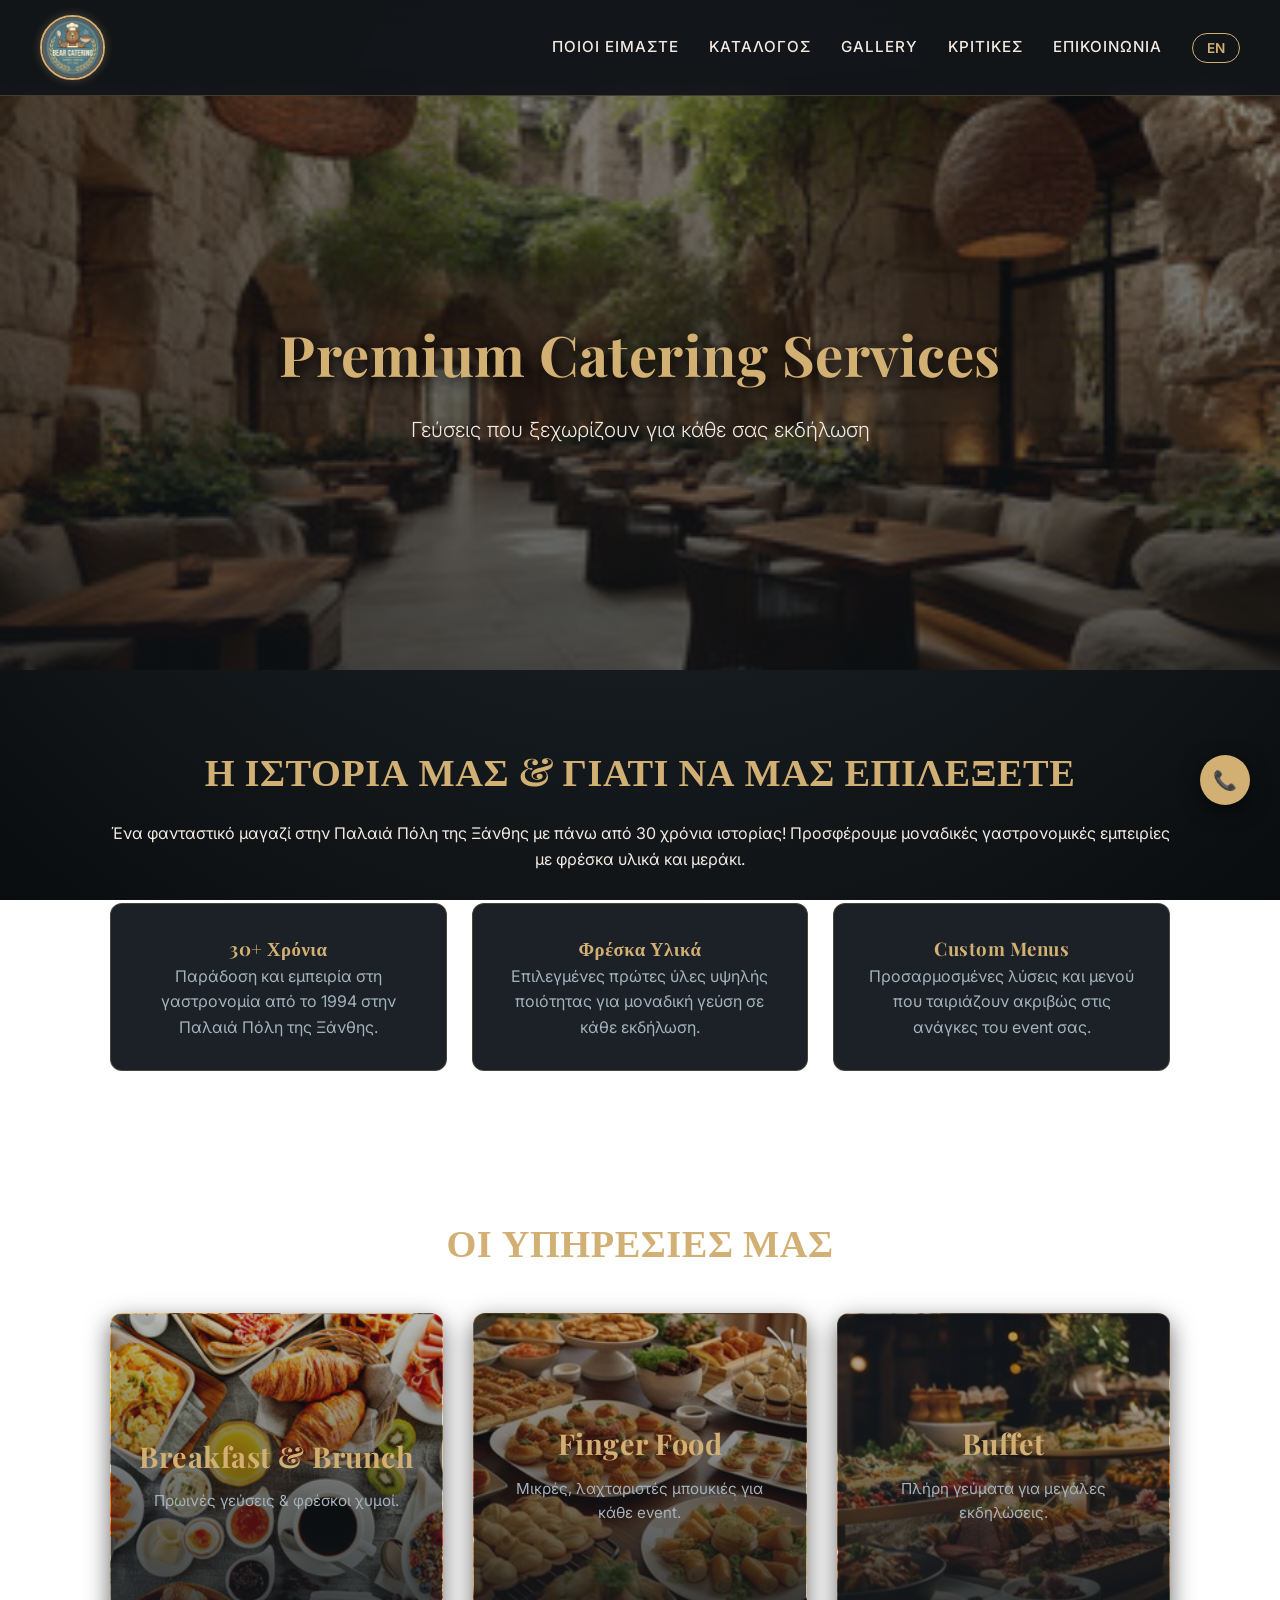
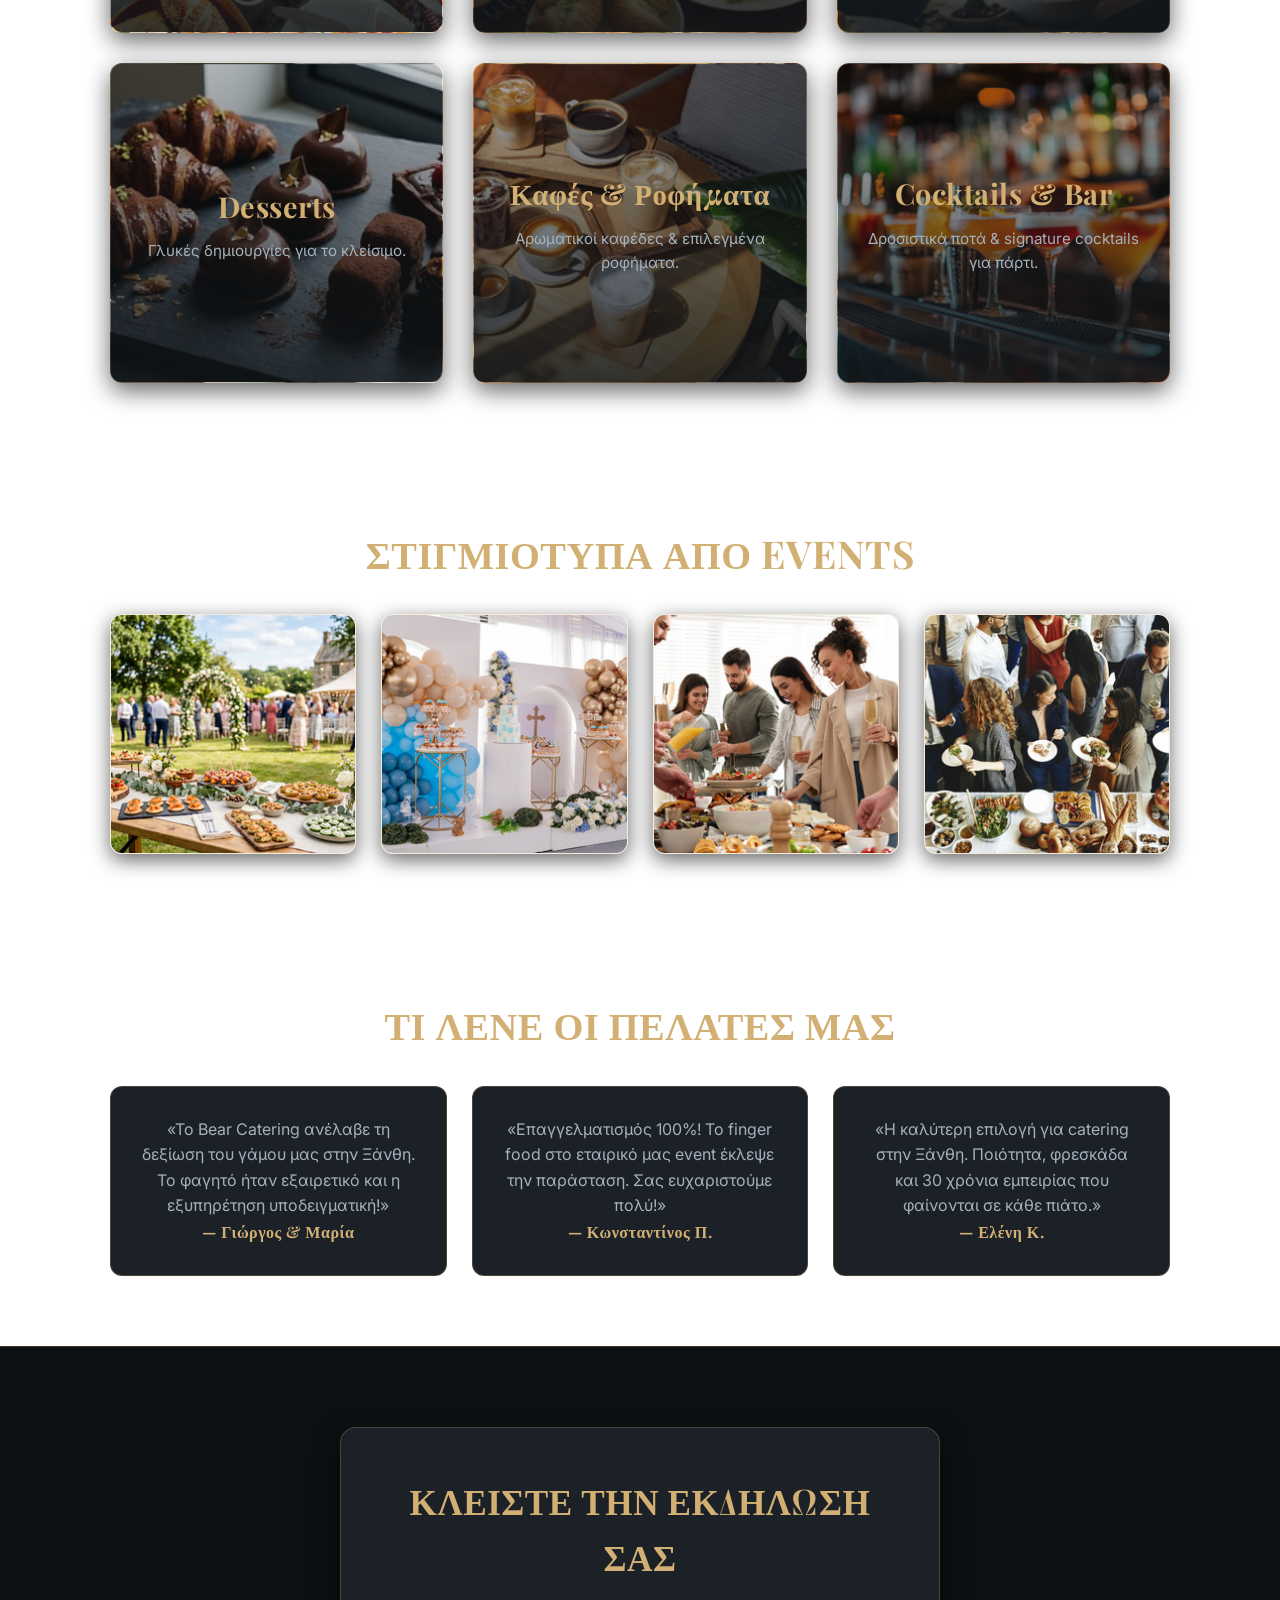
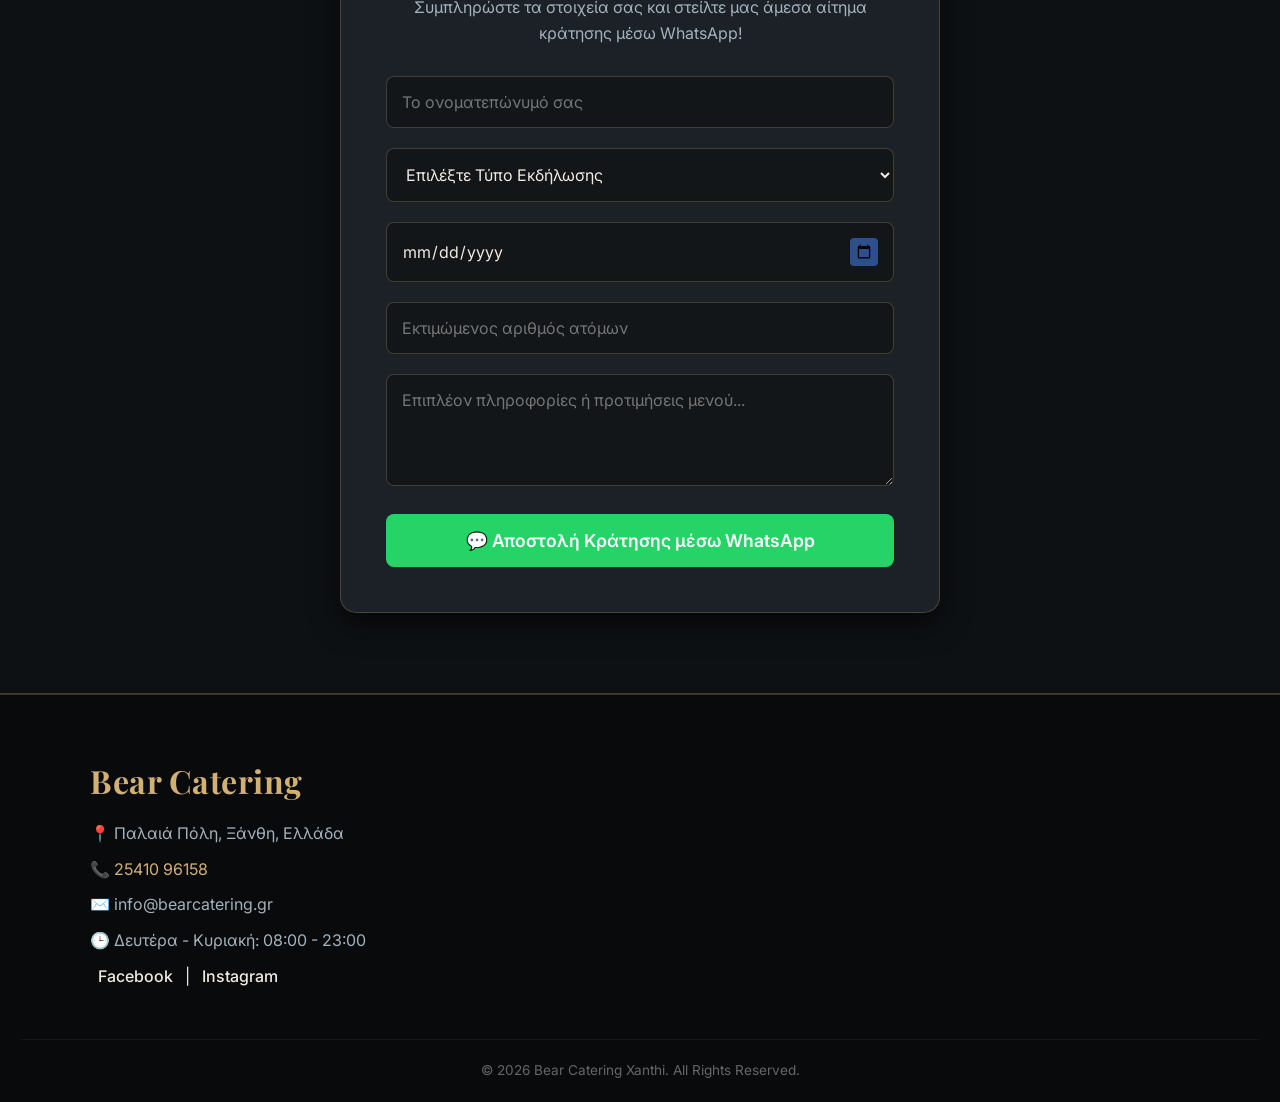
<file: index.html>
<!DOCTYPE html>
<html lang="el">
<head>
    <meta charset="UTF-8">
    <meta name="viewport" content="width=device-width, initial-scale=1.0">
    <title>Bear Catering - Premium Catering στην Παλαιά Πόλη Ξάνθης</title>
    
    <!-- SEO & Meta Tags -->
    <meta name="description" content="Bear Catering στην Παλαιά Πόλη της Ξάνθης. Πάνω από 30 χρόνια εμπειρίας σε γάμους, βαπτίσεις, εταιρικά events, μπουφέ, finger food & cocktail bars.">
    <meta name="keywords" content="Catering Ξάνθη, Bear Catering, Παλαιά Πόλη Ξάνθης, Μπουφές, Γάμος Catering, Finger Food, Event Catering">
    <meta property="og:title" content="Bear Catering - Premium Catering Services Xanthi">
    <meta property="og:description" content="30+ χρόνια παράδοσης & γαστρονομικής αριστείας στην Παλαιά Πόλη της Ξάνθης.">
    <meta property="og:image" content="hero-bg.jpg">
    <meta property="og:type" content="website">

    <link rel="stylesheet" href="style.css?v=5.0">
</head>
<body>

    <!-- Header / Navigation Bar -->
    <header class="site-header">
        <div class="logo-container">
            <img src="logo.jpg" alt="Bear Catering Logo" class="logo">
        </div>
        <nav class="main-nav">
            <a href="#about" data-translate="nav_about">ΠΟΙΟΙ ΕΙΜΑΣΤΕ</a>
            <a href="#menu" data-translate="nav_menu">ΚΑΤΑΛΟΓΟΣ</a>
            <a href="#gallery" data-translate="nav_gallery">GALLERY</a>
            <a href="#reviews" data-translate="nav_reviews">ΚΡΙΤΙΚΕΣ</a>
            <a href="#contact" data-translate="nav_contact">ΕΠΙΚΟΙΝΩΝΙΑ</a>
            <button id="langToggleBtn" onclick="toggleLanguage()" class="lang-btn">EN</button>
        </nav>
    </header>

    <!-- Hero Banner -->
    <section class="hero-banner">
        <div class="hero-text">
            <h1 data-translate="hero_title">Premium Catering Services</h1>
            <p data-translate="hero_subtitle">Γεύσεις που ξεχωρίζουν για κάθε σας εκδήλωση</p>
        </div>
    </section>

    <!-- Η Ιστορία Μας / Highlights -->
    <section class="about-section" id="about">
        <h2 data-translate="about_title">Η ΙΣΤΟΡΙΑ ΜΑΣ & ΓΙΑΤΙ ΝΑ ΜΑΣ ΕΠΙΛΕΞΕΤΕ</h2>
        <p class="about-desc" data-translate="about_text">
            Ένα φανταστικό μαγαζί στην Παλαιά Πόλη της Ξάνθης με πάνω από 30 χρόνια ιστορίας! Προσφέρουμε μοναδικές γαστρονομικές εμπειρίες με φρέσκα υλικά και μεράκι.
        </p>
        <div class="highlights-grid">
            <div class="highlight-box">
                <h3 data-translate="high_1_title">30+ Χρόνια</h3>
                <p data-translate="high_1_desc">Παράδοση και εμπειρία στη γαστρονομία από το 1994 στην Παλαιά Πόλη της Ξάνθης.</p>
            </div>
            <div class="highlight-box">
                <h3 data-translate="high_2_title">Φρέσκα Υλικά</h3>
                <p data-translate="high_2_desc">Επιλεγμένες πρώτες ύλες υψηλής ποιότητας για μοναδική γεύση σε κάθε εκδήλωση.</p>
            </div>
            <div class="highlight-box">
                <h3 data-translate="high_3_title">Custom Menus</h3>
                <p data-translate="high_3_desc">Προσαρμοσμένες λύσεις και μενού που ταιριάζουν ακριβώς στις ανάγκες του event σας.</p>
            </div>
        </div>
    </section>

    <!-- Menu Categories Overview (6 Κάρτες: 3x2) -->
    <section id="menu" class="menu-overview">
        <h2 data-translate="menu_title">ΟΙ ΥΠΗΡΕΣΙΕΣ ΜΑΣ</h2>
        <div class="cards-grid">
            <div class="card card-breakfast">
                <div class="card-content">
                    <h3 data-translate="card_1_title">Breakfast & Brunch</h3>
                    <p data-translate="card_1_desc">Πρωινές γεύσεις & φρέσκοι χυμοί.</p>
                </div>
            </div>
            
            <div class="card card-fingerfood">
                <div class="card-content">
                    <h3 data-translate="card_2_title">Finger Food</h3>
                    <p data-translate="card_2_desc">Μικρές, λαχταριστές μπουκιές για κάθε event.</p>
                </div>
            </div>
            
            <div class="card card-buffet">
                <div class="card-content">
                    <h3 data-translate="card_3_title">Buffet</h3>
                    <p data-translate="card_3_desc">Πλήρη γεύματα για μεγάλες εκδηλώσεις.</p>
                </div>
            </div>
            
            <div class="card card-desserts">
                <div class="card-content">
                    <h3 data-translate="card_4_title">Desserts</h3>
                    <p data-translate="card_4_desc">Γλυκές δημιουργίες για το κλείσιμο.</p>
                </div>
            </div>

            <div class="card card-coffee">
                <div class="card-content">
                    <h3 data-translate="card_5_title">Καφές & Ροφήματα</h3>
                    <p data-translate="card_5_desc">Αρωματικοί καφέδες & επιλεγμένα ροφήματα.</p>
                </div>
            </div>

            <div class="card card-bar">
                <div class="card-content">
                    <h3 data-translate="card_6_title">Cocktails & Bar</h3>
                    <p data-translate="card_6_desc">Δροσιστικά ποτά & signature cocktails για πάρτι.</p>
                </div>
            </div>
        </div>
    </section>

    <!-- Gallery / Real Events Section -->
    <section id="gallery" class="gallery-section">
        <h2 data-translate="gallery_title">ΣΤΙΓΜΙΟΤΥΠΑ ΑΠΟ EVENTS</h2>
        <div class="gallery-grid">
            <div class="gallery-item">
                <img src="wedding.jpg" alt="Γάμος Catering">
                <div class="gallery-overlay">
                    <span data-translate="opt_wedding">Γάμος</span>
                </div>
            </div>

            <div class="gallery-item">
                <img src="christening.jpg" alt="Βάπτιση Catering">
                <div class="gallery-overlay">
                    <span data-translate="opt_christening">Βάπτιση</span>
                </div>
            </div>

            <div class="gallery-item">
                <img src="party.jpg" alt="Πάρτι / Γιορτή Catering">
                <div class="gallery-overlay">
                    <span data-translate="opt_party">Πάρτι / Γιορτή</span>
                </div>
            </div>

            <div class="gallery-item">
                <img src="corporate.jpg" alt="Εταιρικό Event Catering">
                <div class="gallery-overlay">
                    <span data-translate="opt_corporate">Εταιρικό Event</span>
                </div>
            </div>
        </div>
    </section>

    <!-- Testimonials Section -->
    <section id="reviews" class="reviews-section">
        <h2 data-translate="reviews_title">ΤΙ ΛΕΝΕ ΟΙ ΠΕΛΑΤΕΣ ΜΑΣ</h2>
        <div class="reviews-grid">
            <div class="review-card">
                <p data-translate="rev_1_text">«Το Bear Catering ανέλαβε τη δεξίωση του γάμου μας στην Ξάνθη. Το φαγητό ήταν εξαιρετικό και η εξυπηρέτηση υποδειγματική!»</p>
                <h4>— Γιώργος & Μαρία</h4>
            </div>
            <div class="review-card">
                <p data-translate="rev_2_text">«Επαγγελματισμός 100%! Το finger food στο εταιρικό μας event έκλεψε την παράσταση. Σας ευχαριστούμε πολύ!»</p>
                <h4>— Κωνσταντίνος Π.</h4>
            </div>
            <div class="review-card">
                <p data-translate="rev_3_text">«Η καλύτερη επιλογή για catering στην Ξάνθη. Ποιότητα, φρεσκάδα και 30 χρόνια εμπειρίας που φαίνονται σε κάθε πιάτο.»</p>
                <h4>— Ελένη Κ.</h4>
            </div>
        </div>
    </section>

    <!-- Interactive Booking / WhatsApp Inquiry Form -->
    <section id="contact" class="booking-section">
        <div class="booking-container">
            <h2 data-translate="form_title">ΚΛΕΙΣΤΕ ΤΗΝ ΕΚΔΗΛΩΣΗ ΣΑΣ</h2>
            <p data-translate="form_subtitle">Συμπληρώστε τα στοιχεία σας και στείλτε μας άμεσα αίτημα κράτησης μέσω WhatsApp!</p>
            
            <form id="whatsappForm" class="booking-form">
                <div class="form-group">
                    <input type="text" id="clientName" data-translate-placeholder="form_name" placeholder="Το ονοματεπώνυμό σας" required>
                </div>
                
                <div class="form-group">
                    <select id="eventType" required>
                        <option value="" disabled selected data-translate="form_select_event">Επιλέξτε Τύπο Εκδήλωσης</option>
                        <option value="Γάμος" data-translate="opt_wedding">Γάμος</option>
                        <option value="Βάπτιση" data-translate="opt_christening">Βάπτιση</option>
                        <option value="Πάρτι / Γιορτή" data-translate="opt_party">Πάρτι / Γιορτή</option>
                        <option value="Εταιρικό Event" data-translate="opt_corporate">Εταιρικό Event</option>
                        <option value="Άλλο" data-translate="opt_other">Άλλο</option>
                    </select>
                </div>

                <div class="form-group">
                    <input type="date" id="eventDate" required>
                </div>

                <div class="form-group">
                    <input type="number" id="guestCount" data-translate-placeholder="form_guests" placeholder="Εκτιμώμενος αριθμός ατόμων" min="1" required>
                </div>

                <div class="form-group">
                    <textarea id="eventNotes" data-translate-placeholder="form_notes" placeholder="Επιπλέον πληροφορίες ή προτιμήσεις μενού..." rows="4"></textarea>
                </div>

                <button type="button" onclick="sendToWhatsApp()" class="whatsapp-btn" data-translate="form_btn">
                    💬 Αποστολή Κράτησης μέσω WhatsApp
                </button>
            </form>
        </div>
    </section>

    <!-- Footer & Google Maps Location -->
    <footer class="footer">
        <div class="footer-container">
            <div class="footer-info">
                <h3>Bear Catering</h3>
                <p>📍 Παλαιά Πόλη, Ξάνθη, Ελλάδα</p>
                <p>📞 <a href="tel:2541096158">25410 96158</a></p>
                <p>✉️ info@bearcatering.gr</p>
                <p data-translate="footer_hours">🕒 Δευτέρα - Κυριακή: 08:00 - 23:00</p>
                <div class="social-links">
                    <a href="#" target="_blank">Facebook</a> | 
                    <a href="#" target="_blank">Instagram</a>
                </div>
            </div>
            <div class="footer-map">
                <iframe src="https://www.google.com/maps/embed?pb=!1m18!1m12!1m3!1d3003.562323018231!2d24.88722!3d41.13944!2m3!1f0!2f0!3f0!3m2!1i1024!2i768!4f13.1!3m3!1m2!1s0x14ad5f403c6218e7%3A0x8bc0d980a3733efd!2sXanthi%20Old%20Town!5e0!3m2!1sen!2sgr!4v1700000000000!5m2!1sen!2sgr" width="100%" height="200" style="border:0; border-radius:10px;" allowfullscreen="" loading="lazy"></iframe>
            </div>
        </div>
        <div class="footer-bottom">
            <p>&copy; 2026 Bear Catering Xanthi. All Rights Reserved.</p>
        </div>
    </footer>

    <!-- Floating Action Buttons -->
    <div class="floating-buttons">
        <a href="tel:2541096158" class="floating-call" title="Καλέστε μας άμεσα">📞</a>
        <a href="#" id="backToTopBtn" class="back-to-top" title="Επιστροφή στην κορυφή">▲</a>
    </div>

    <!-- JavaScript -->
    <script>
        // 1. Αυτόματος περιορισμός ημερομηνίας (Μόνο σημερινές ή μελλοντικές)
        document.addEventListener('DOMContentLoaded', () => {
            const eventDateInput = document.getElementById('eventDate');
            if (eventDateInput) {
                const today = new Date().toISOString().split('T')[0];
                eventDateInput.setAttribute('min', today);
            }
        });

        // 2. Λεξικό Μεταφράσεων
        const translations = {
            el: {
                nav_about: "ΠΟΙΟΙ ΕΙΜΑΣΤΕ",
                nav_menu: "ΚΑΤΑΛΟΓΟΣ",
                nav_gallery: "GALLERY",
                nav_reviews: "ΚΡΙΤΙΚΕΣ",
                nav_contact: "ΕΠΙΚΟΙΝΩΝΙΑ",
                hero_title: "Premium Catering Services",
                hero_subtitle: "Γεύσεις που ξεχωρίζουν για κάθε σας εκδήλωση",
                about_title: "Η ΙΣΤΟΡΙΑ ΜΑΣ & ΓΙΑΤΙ ΝΑ ΜΑΣ ΕΠΙΛΕΞΕΤΕ",
                about_text: "Ένα φανταστικό μαγαζί στην Παλαιά Πόλη της Ξάνθης με πάνω από 30 χρόνια ιστορίας! Προσφέρουμε μοναδικές γαστρονομικές εμπειρίες με φρέσκα υλικά και μεράκι.",
                high_1_title: "30+ Χρόνια",
                high_1_desc: "Παράδοση και εμπειρία στη γαστρονομία από το 1994 στην Παλαιά Πόλη της Ξάνθης.",
                high_2_title: "Φρέσκα Υλικά",
                high_2_desc: "Επιλεγμένες πρώτες ύλες υψηλής ποιότητας για μοναδική γεύση σε κάθε εκδήλωση.",
                high_3_title: "Custom Menus",
                high_3_desc: "Προσαρμοσμένες λύσεις και μενού που ταιριάζουν ακριβώς στις ανάγκες του event σας.",
                menu_title: "ΟΙ ΥΠΗΡΕΣΙΕΣ ΜΑΣ",
                card_1_title: "Breakfast & Brunch",
                card_1_desc: "Πρωινές γεύσεις & φρέσκοι χυμοί.",
                card_2_title: "Finger Food",
                card_2_desc: "Μικρές, λαχταριστές μπουκιές για κάθε event.",
                card_3_title: "Buffet",
                card_3_desc: "Πλήρη γεύματα για μεγάλες εκδηλώσεις.",
                card_4_title: "Desserts",
                card_4_desc: "Γλυκές δημιουργίες για το κλείσιμο.",
                card_5_title: "Καφές & Ροφήματα",
                card_5_desc: "Αρωματικοί καφέδες & επιλεγμένα ροφήματα.",
                card_6_title: "Cocktails & Bar",
                card_6_desc: "Δροσιστικά ποτά & signature cocktails για πάρτι.",
                gallery_title: "ΣΤΙΓΜΙΟΤΥΠΑ ΑΠΟ EVENTS",
                reviews_title: "ΤΙ ΛΕΝΕ ΟΙ ΠΕΛΑΤΕΣ ΜΑΣ",
                rev_1_text: "«Το Bear Catering ανέλαβε τη δεξίωση του γάμου μας στην Ξάνθη. Το φαγητό ήταν εξαιρετικό και η εξυπηρέτηση υποδειγματική!»",
                rev_2_text: "«Επαγγελματισμός 100%! Το finger food στο εταιρικό μας event έκλεψε την παράσταση. Σας ευχαριστούμε πολύ!»",
                rev_3_text: "«Η καλύτερη επιλογή για catering στην Ξάνθη. Ποιότητα, φρεσκάδα και 30 χρόνια εμπειρίας που φαίνονται σε κάθε πιάτο.»",
                form_title: "ΚΛΕΙΣΤΕ ΤΗΝ ΕΚΔΗΛΩΣΗ ΣΑΣ",
                form_subtitle: "Συμπληρώστε τα στοιχεία σας και στείλτε μας άμεσα αίτημα κράτησης μέσω WhatsApp!",
                form_name: "Το ονοματεπώνυμό σας",
                form_select_event: "Επιλέξτε Τύπο Εκδήλωσης",
                opt_wedding: "Γάμος",
                opt_christening: "Βάπτιση",
                opt_party: "Πάρτι / Γιορτή",
                opt_corporate: "Εταιρικό Event",
                opt_other: "Άλλο",
                form_guests: "Εκτιμώμενος αριθμός ατόμων",
                form_notes: "Επιπλέον πληροφορίες ή προτιμήσεις μενού...",
                form_btn: "💬 Αποστολή Κράτησης μέσω WhatsApp",
                footer_hours: "🕒 Δευτέρα - Κυριακή: 08:00 - 23:00"
            },
            en: {
                nav_about: "ABOUT US",
                nav_menu: "SERVICES",
                nav_gallery: "GALLERY",
                nav_reviews: "REVIEWS",
                nav_contact: "CONTACT",
                hero_title: "Premium Catering Services",
                hero_subtitle: "Exceptional flavors tailored for your special events",
                about_title: "OUR HISTORY & WHY CHOOSE US",
                about_text: "A fantastic establishment in the Old Town of Xanthi with over 30 years of history! We offer unique culinary experiences crafted with fresh ingredients and passion.",
                high_1_title: "30+ Years",
                high_1_desc: "Tradition and culinary excellence since 1994 in the Old Town of Xanthi.",
                high_2_title: "Fresh Ingredients",
                high_2_desc: "Selected high-quality raw materials for unforgettable flavor in every event.",
                high_3_title: "Custom Menus",
                high_3_desc: "Tailored solutions and menus designed precisely to fit your event's needs.",
                menu_title: "OUR SERVICES",
                card_1_title: "Breakfast & Brunch",
                card_1_desc: "Morning flavors & fresh juices.",
                card_2_title: "Finger Food",
                card_2_desc: "Small, delicious bites for every event.",
                card_3_title: "Buffet",
                card_3_desc: "Full course meals for large gatherings.",
                card_4_title: "Desserts",
                card_4_desc: "Sweet creations for a perfect ending.",
                card_5_title: "Coffee & Beverages",
                card_5_desc: "Aromatic coffees & selected drinks.",
                card_6_title: "Cocktails & Bar",
                card_6_desc: "Refreshing drinks & signature cocktails for parties.",
                gallery_title: "EVENT HIGHLIGHTS",
                reviews_title: "WHAT OUR CLIENTS SAY",
                rev_1_text: "“Bear Catering hosted our wedding reception in Xanthi. The food was exceptional and the service impeccable!”",
                rev_2_text: "“100% Professionalism! The finger food at our corporate event stole the show. Thank you so much!”",
                rev_3_text: "“The best choice for catering in Xanthi. Quality, freshness, and 30 years of experience evident in every dish.”",
                form_title: "BOOK YOUR EVENT",
                form_subtitle: "Fill in your details and send us an instant booking inquiry via WhatsApp!",
                form_name: "Your Full Name",
                form_select_event: "Select Event Type",
                opt_wedding: "Wedding",
                opt_christening: "Christening",
                opt_party: "Party / Celebration",
                opt_corporate: "Corporate Event",
                opt_other: "Other",
                form_guests: "Estimated number of guests",
                form_notes: "Additional information or menu preferences...",
                form_btn: "💬 Send Booking via WhatsApp",
                footer_hours: "🕒 Monday - Sunday: 08:00 - 23:00"
            }
        };

        let currentLang = 'el';

        function toggleLanguage() {
            currentLang = currentLang === 'el' ? 'en' : 'el';
            document.getElementById('langToggleBtn').innerText = currentLang === 'el' ? 'EN' : 'GR';
            
            document.querySelectorAll('[data-translate]').forEach(element => {
                const key = element.getAttribute('data-translate');
                if (translations[currentLang][key]) {
                    element.innerText = translations[currentLang][key];
                }
            });

            document.querySelectorAll('[data-translate-placeholder]').forEach(element => {
                const key = element.getAttribute('data-translate-placeholder');
                if (translations[currentLang][key]) {
                    element.setAttribute('placeholder', translations[currentLang][key]);
                }
            });
        }

        // 3. Λειτουργία Αποστολής στο WhatsApp
        function sendToWhatsApp() {
            const name = document.getElementById('clientName').value;
            const eventType = document.getElementById('eventType').value;
            const date = document.getElementById('eventDate').value;
            const guests = document.getElementById('guestCount').value;
            const notes = document.getElementById('eventNotes').value;

            if (!name || !eventType || !date || !guests) {
                alert(currentLang === 'el' ? 'Παρακαλώ συμπληρώστε όλα τα υποχρεωτικά πεδία.' : 'Please fill in all required fields.');
                return;
            }

            const phoneNumber = "302541096158"; 
            const msgTitle = currentLang === 'el' ? 'Γεια σας, ενδιαφέρομαι για catering:' : 'Hello, I am interested in catering:';
            
            const message = `${msgTitle}%0A` +
                            `- Name: ${name}%0A` +
                            `- Event: ${eventType}%0A` +
                            `- Date: ${date}%0A` +
                            `- Guests: ${guests}%0A` +
                            `- Notes: ${notes}`;

            window.open(`https://wa.me/${phoneNumber}?text=${message}`, '_blank');
        }

        // 4. Back to Top Button Listener
        const backToTopBtn = document.getElementById('backToTopBtn');
        window.addEventListener('scroll', () => {
            const scrolled = window.scrollY;
            const maxHeight = document.documentElement.scrollHeight - window.innerHeight;
            if (scrolled >= maxHeight - 150) {
                backToTopBtn.classList.add('show');
            } else {
                backToTopBtn.classList.remove('show');
            }
        });
    </script>
</body>
</html>
</file>
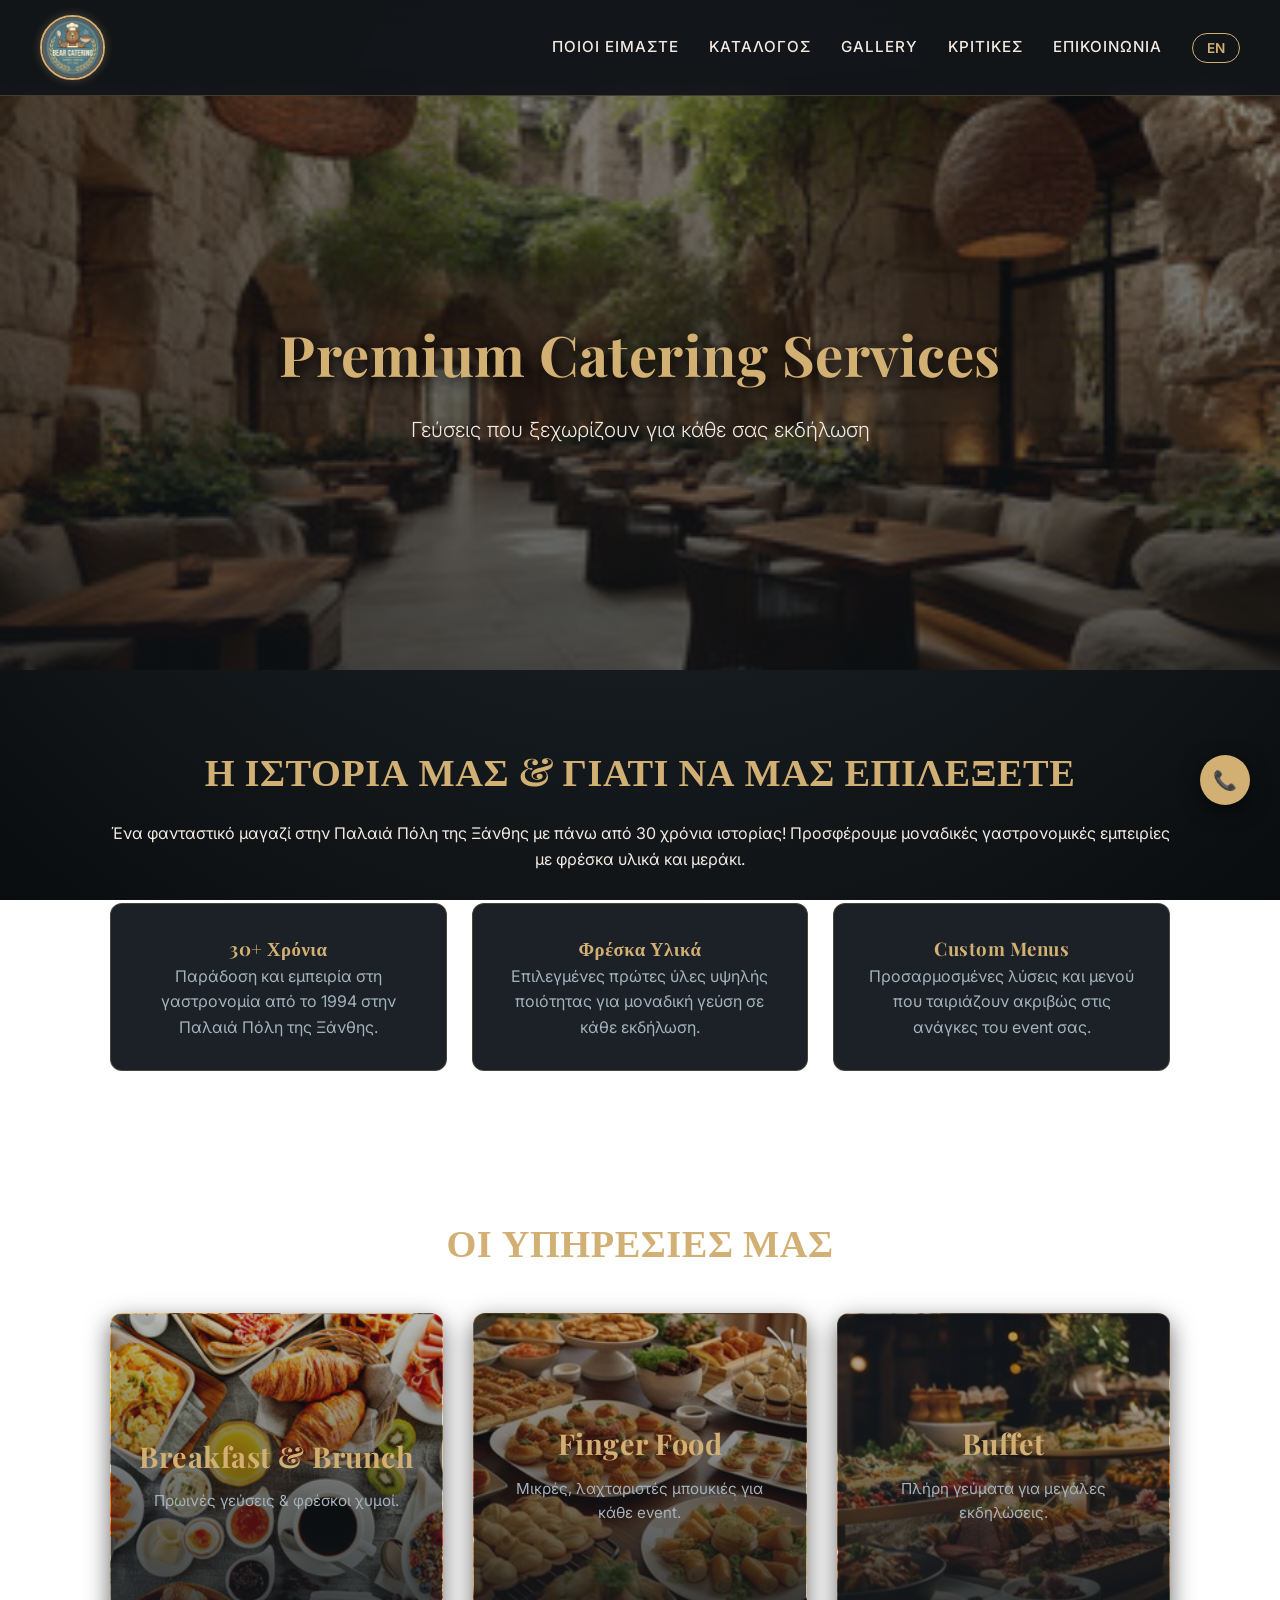
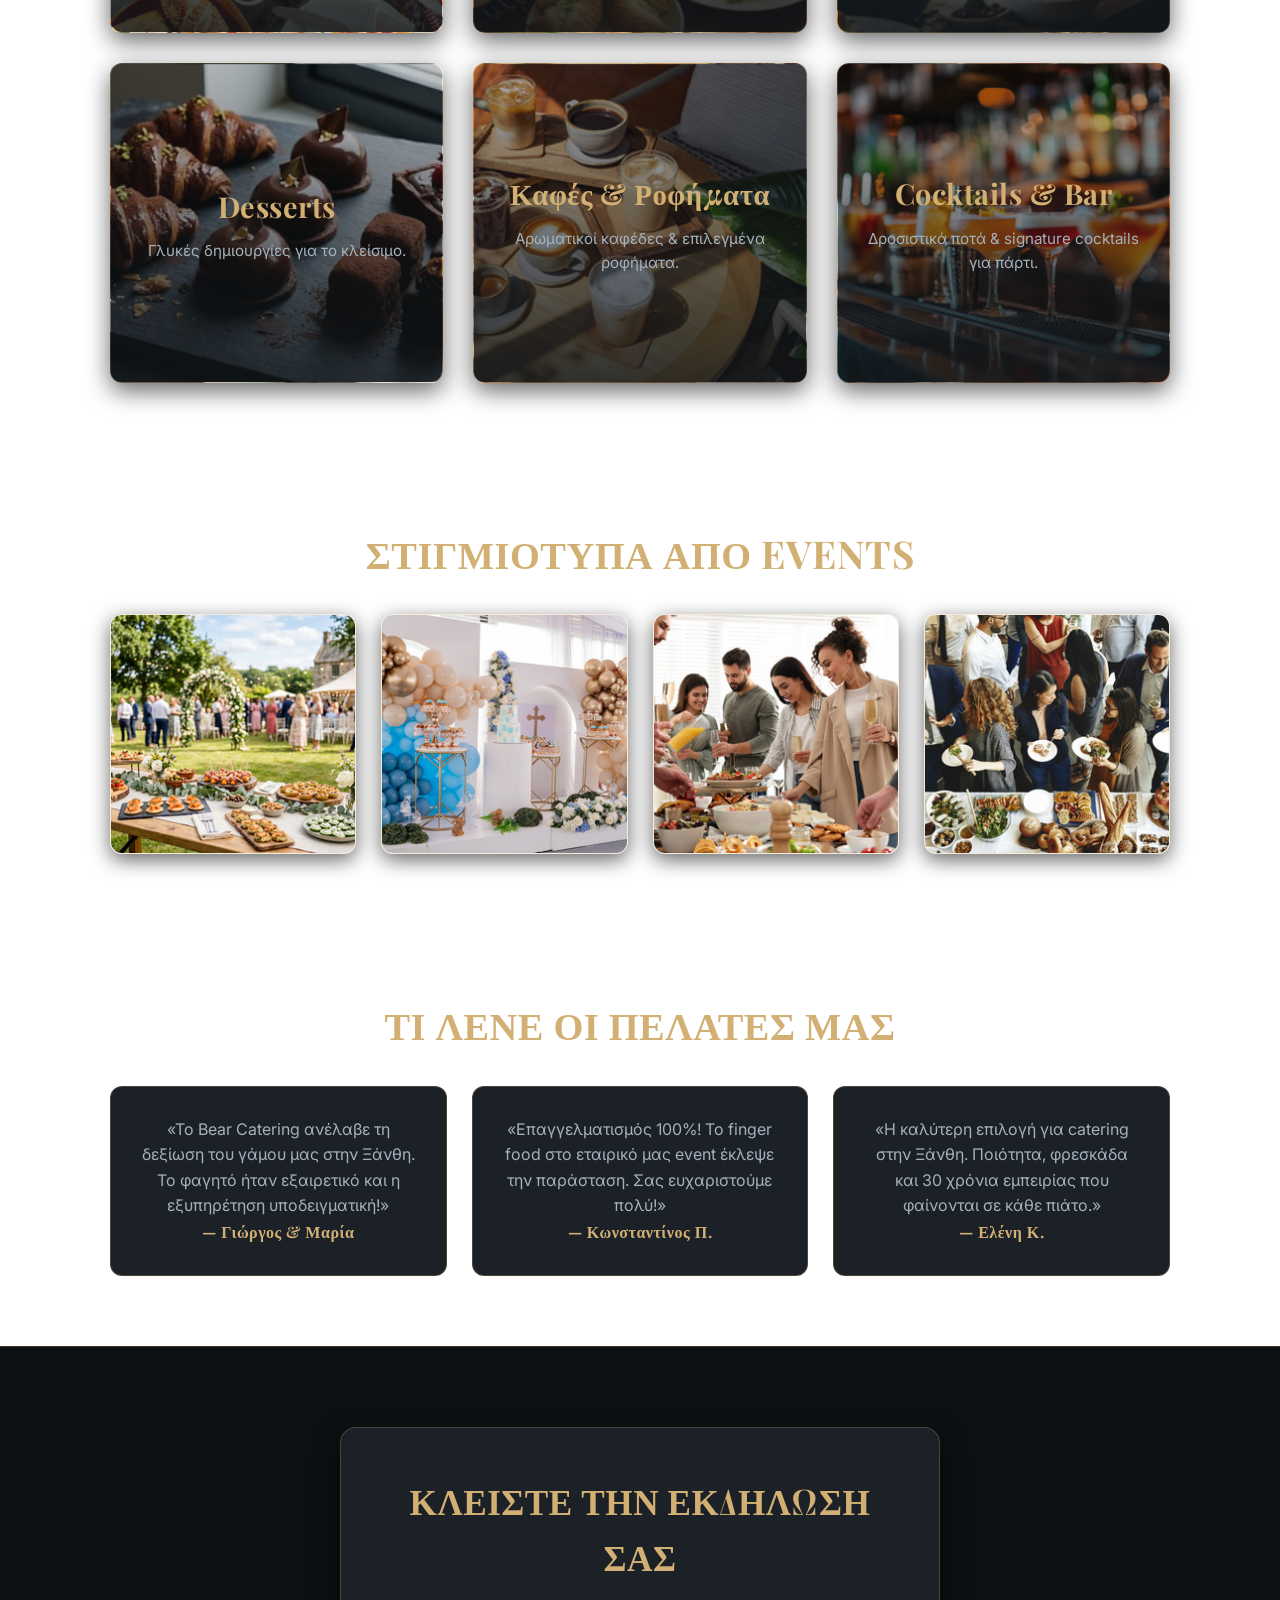
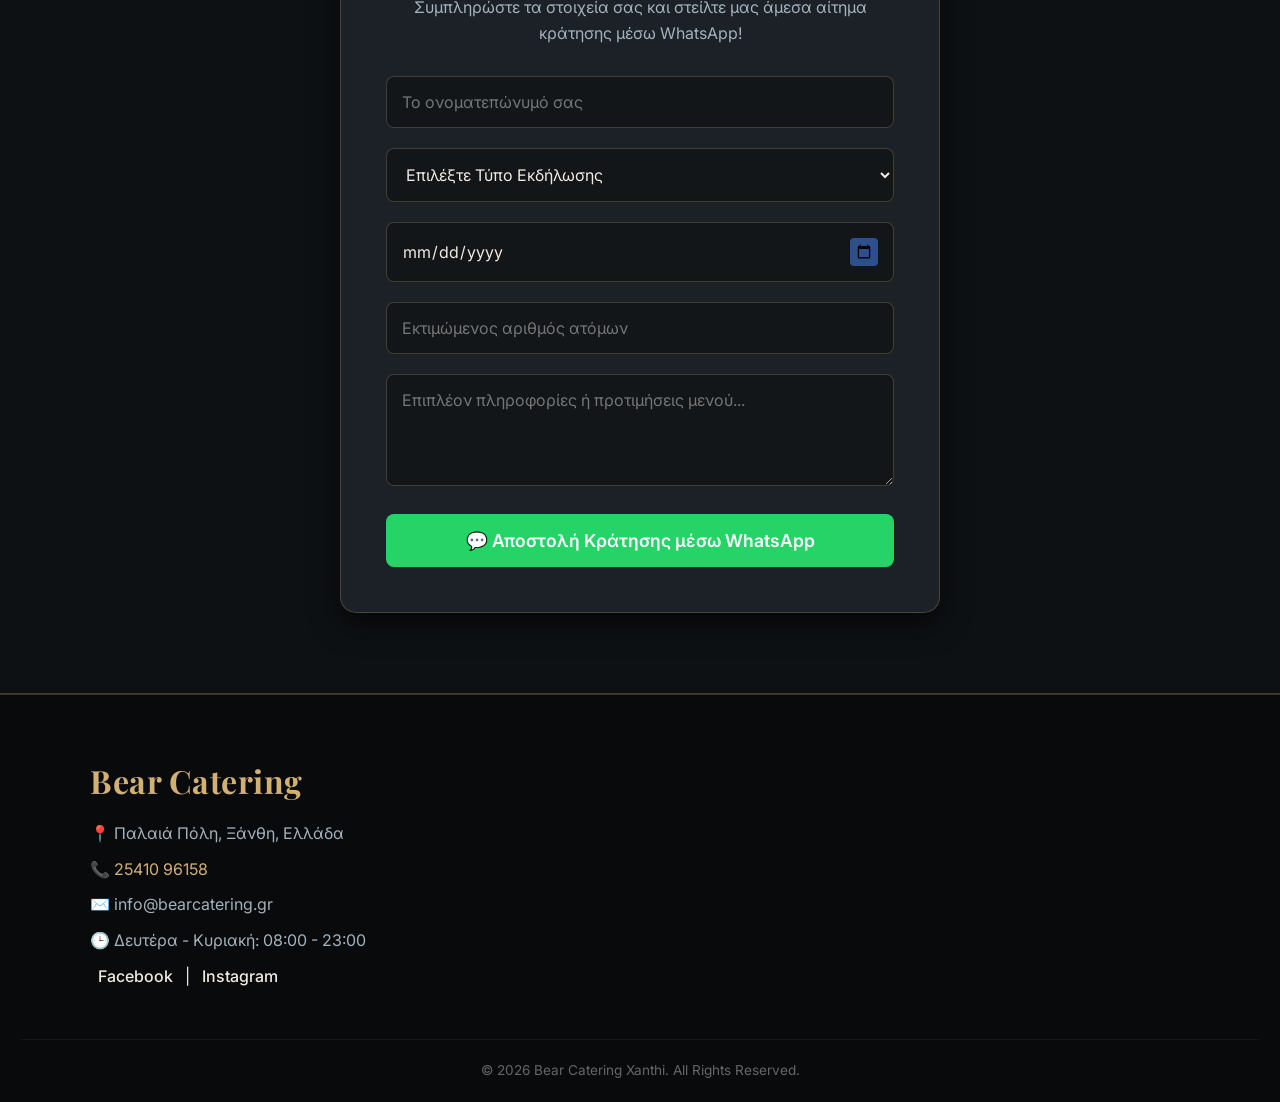
<file: index.html.html>
<!DOCTYPE html>
<html lang="el">
<head>
    <meta charset="UTF-8">
    <meta name="viewport" content="width=device-width, initial-scale=1.0">
    <title>Bear Catering - Premium Catering στην Παλαιά Πόλη Ξάνθης</title>
    
    <!-- SEO & Meta Tags -->
    <meta name="description" content="Bear Catering στην Παλαιά Πόλη της Ξάνθης. Πάνω από 30 χρόνια εμπειρίας σε γάμους, βαπτίσεις, εταιρικά events, μπουφέ, finger food & cocktail bars.">
    <meta name="keywords" content="Catering Ξάνθη, Bear Catering, Παλαιά Πόλη Ξάνθης, Μπουφές, Γάμος Catering, Finger Food, Event Catering">
    <meta property="og:title" content="Bear Catering - Premium Catering Services Xanthi">
    <meta property="og:description" content="30+ χρόνια παράδοσης & γαστρονομικής αριστείας στην Παλαιά Πόλη της Ξάνθης.">
    <meta property="og:image" content="hero-bg.jpg">
    <meta property="og:type" content="website">

    <link rel="stylesheet" href="style.css?v=5.0">
</head>
<body>

    <!-- Header / Navigation Bar -->
    <header class="site-header">
        <div class="logo-container">
            <img src="logo.jpg" alt="Bear Catering Logo" class="logo">
        </div>
        <nav class="main-nav">
            <a href="#about" data-translate="nav_about">ΠΟΙΟΙ ΕΙΜΑΣΤΕ</a>
            <a href="#menu" data-translate="nav_menu">ΚΑΤΑΛΟΓΟΣ</a>
            <a href="#gallery" data-translate="nav_gallery">GALLERY</a>
            <a href="#reviews" data-translate="nav_reviews">ΚΡΙΤΙΚΕΣ</a>
            <a href="#contact" data-translate="nav_contact">ΕΠΙΚΟΙΝΩΝΙΑ</a>
            <button id="langToggleBtn" onclick="toggleLanguage()" class="lang-btn">EN</button>
        </nav>
    </header>

    <!-- Hero Banner -->
    <section class="hero-banner">
        <div class="hero-text">
            <h1 data-translate="hero_title">Premium Catering Services</h1>
            <p data-translate="hero_subtitle">Γεύσεις που ξεχωρίζουν για κάθε σας εκδήλωση</p>
        </div>
    </section>

    <!-- Η Ιστορία Μας / Highlights -->
    <section class="about-section" id="about">
        <h2 data-translate="about_title">Η ΙΣΤΟΡΙΑ ΜΑΣ & ΓΙΑΤΙ ΝΑ ΜΑΣ ΕΠΙΛΕΞΕΤΕ</h2>
        <p class="about-desc" data-translate="about_text">
            Ένα φανταστικό μαγαζί στην Παλαιά Πόλη της Ξάνθης με πάνω από 30 χρόνια ιστορίας! Προσφέρουμε μοναδικές γαστρονομικές εμπειρίες με φρέσκα υλικά και μεράκι.
        </p>
        <div class="highlights-grid">
            <div class="highlight-box">
                <h3 data-translate="high_1_title">30+ Χρόνια</h3>
                <p data-translate="high_1_desc">Παράδοση και εμπειρία στη γαστρονομία από το 1994 στην Παλαιά Πόλη της Ξάνθης.</p>
            </div>
            <div class="highlight-box">
                <h3 data-translate="high_2_title">Φρέσκα Υλικά</h3>
                <p data-translate="high_2_desc">Επιλεγμένες πρώτες ύλες υψηλής ποιότητας για μοναδική γεύση σε κάθε εκδήλωση.</p>
            </div>
            <div class="highlight-box">
                <h3 data-translate="high_3_title">Custom Menus</h3>
                <p data-translate="high_3_desc">Προσαρμοσμένες λύσεις και μενού που ταιριάζουν ακριβώς στις ανάγκες του event σας.</p>
            </div>
        </div>
    </section>

    <!-- Menu Categories Overview (6 Κάρτες: 3x2) -->
    <section id="menu" class="menu-overview">
        <h2 data-translate="menu_title">ΟΙ ΥΠΗΡΕΣΙΕΣ ΜΑΣ</h2>
        <div class="cards-grid">
            <div class="card card-breakfast">
                <div class="card-content">
                    <h3 data-translate="card_1_title">Breakfast & Brunch</h3>
                    <p data-translate="card_1_desc">Πρωινές γεύσεις & φρέσκοι χυμοί.</p>
                </div>
            </div>
            
            <div class="card card-fingerfood">
                <div class="card-content">
                    <h3 data-translate="card_2_title">Finger Food</h3>
                    <p data-translate="card_2_desc">Μικρές, λαχταριστές μπουκιές για κάθε event.</p>
                </div>
            </div>
            
            <div class="card card-buffet">
                <div class="card-content">
                    <h3 data-translate="card_3_title">Buffet</h3>
                    <p data-translate="card_3_desc">Πλήρη γεύματα για μεγάλες εκδηλώσεις.</p>
                </div>
            </div>
            
            <div class="card card-desserts">
                <div class="card-content">
                    <h3 data-translate="card_4_title">Desserts</h3>
                    <p data-translate="card_4_desc">Γλυκές δημιουργίες για το κλείσιμο.</p>
                </div>
            </div>

            <div class="card card-coffee">
                <div class="card-content">
                    <h3 data-translate="card_5_title">Καφές & Ροφήματα</h3>
                    <p data-translate="card_5_desc">Αρωματικοί καφέδες & επιλεγμένα ροφήματα.</p>
                </div>
            </div>

            <div class="card card-bar">
                <div class="card-content">
                    <h3 data-translate="card_6_title">Cocktails & Bar</h3>
                    <p data-translate="card_6_desc">Δροσιστικά ποτά & signature cocktails για πάρτι.</p>
                </div>
            </div>
        </div>
    </section>

    <!-- Gallery / Real Events Section -->
    <section id="gallery" class="gallery-section">
        <h2 data-translate="gallery_title">ΣΤΙΓΜΙΟΤΥΠΑ ΑΠΟ EVENTS</h2>
        <div class="gallery-grid">
            <div class="gallery-item">
                <img src="wedding.jpg" alt="Γάμος Catering">
                <div class="gallery-overlay">
                    <span data-translate="opt_wedding">Γάμος</span>
                </div>
            </div>

            <div class="gallery-item">
                <img src="christening.jpg" alt="Βάπτιση Catering">
                <div class="gallery-overlay">
                    <span data-translate="opt_christening">Βάπτιση</span>
                </div>
            </div>

            <div class="gallery-item">
                <img src="party.jpg" alt="Πάρτι / Γιορτή Catering">
                <div class="gallery-overlay">
                    <span data-translate="opt_party">Πάρτι / Γιορτή</span>
                </div>
            </div>

            <div class="gallery-item">
                <img src="corporate.jpg" alt="Εταιρικό Event Catering">
                <div class="gallery-overlay">
                    <span data-translate="opt_corporate">Εταιρικό Event</span>
                </div>
            </div>
        </div>
    </section>

    <!-- Testimonials Section -->
    <section id="reviews" class="reviews-section">
        <h2 data-translate="reviews_title">ΤΙ ΛΕΝΕ ΟΙ ΠΕΛΑΤΕΣ ΜΑΣ</h2>
        <div class="reviews-grid">
            <div class="review-card">
                <p data-translate="rev_1_text">«Το Bear Catering ανέλαβε τη δεξίωση του γάμου μας στην Ξάνθη. Το φαγητό ήταν εξαιρετικό και η εξυπηρέτηση υποδειγματική!»</p>
                <h4>— Γιώργος & Μαρία</h4>
            </div>
            <div class="review-card">
                <p data-translate="rev_2_text">«Επαγγελματισμός 100%! Το finger food στο εταιρικό μας event έκλεψε την παράσταση. Σας ευχαριστούμε πολύ!»</p>
                <h4>— Κωνσταντίνος Π.</h4>
            </div>
            <div class="review-card">
                <p data-translate="rev_3_text">«Η καλύτερη επιλογή για catering στην Ξάνθη. Ποιότητα, φρεσκάδα και 30 χρόνια εμπειρίας που φαίνονται σε κάθε πιάτο.»</p>
                <h4>— Ελένη Κ.</h4>
            </div>
        </div>
    </section>

    <!-- Interactive Booking / WhatsApp Inquiry Form -->
    <section id="contact" class="booking-section">
        <div class="booking-container">
            <h2 data-translate="form_title">ΚΛΕΙΣΤΕ ΤΗΝ ΕΚΔΗΛΩΣΗ ΣΑΣ</h2>
            <p data-translate="form_subtitle">Συμπληρώστε τα στοιχεία σας και στείλτε μας άμεσα αίτημα κράτησης μέσω WhatsApp!</p>
            
            <form id="whatsappForm" class="booking-form">
                <div class="form-group">
                    <input type="text" id="clientName" data-translate-placeholder="form_name" placeholder="Το ονοματεπώνυμό σας" required>
                </div>
                
                <div class="form-group">
                    <select id="eventType" required>
                        <option value="" disabled selected data-translate="form_select_event">Επιλέξτε Τύπο Εκδήλωσης</option>
                        <option value="Γάμος" data-translate="opt_wedding">Γάμος</option>
                        <option value="Βάπτιση" data-translate="opt_christening">Βάπτιση</option>
                        <option value="Πάρτι / Γιορτή" data-translate="opt_party">Πάρτι / Γιορτή</option>
                        <option value="Εταιρικό Event" data-translate="opt_corporate">Εταιρικό Event</option>
                        <option value="Άλλο" data-translate="opt_other">Άλλο</option>
                    </select>
                </div>

                <div class="form-group">
                    <input type="date" id="eventDate" required>
                </div>

                <div class="form-group">
                    <input type="number" id="guestCount" data-translate-placeholder="form_guests" placeholder="Εκτιμώμενος αριθμός ατόμων" min="1" required>
                </div>

                <div class="form-group">
                    <textarea id="eventNotes" data-translate-placeholder="form_notes" placeholder="Επιπλέον πληροφορίες ή προτιμήσεις μενού..." rows="4"></textarea>
                </div>

                <button type="button" onclick="sendToWhatsApp()" class="whatsapp-btn" data-translate="form_btn">
                    💬 Αποστολή Κράτησης μέσω WhatsApp
                </button>
            </form>
        </div>
    </section>

    <!-- Footer & Google Maps Location -->
    <footer class="footer">
        <div class="footer-container">
            <div class="footer-info">
                <h3>Bear Catering</h3>
                <p>📍 Παλαιά Πόλη, Ξάνθη, Ελλάδα</p>
                <p>📞 <a href="tel:2541096158">25410 96158</a></p>
                <p>✉️ info@bearcatering.gr</p>
                <p data-translate="footer_hours">🕒 Δευτέρα - Κυριακή: 08:00 - 23:00</p>
                <div class="social-links">
                    <a href="#" target="_blank">Facebook</a> | 
                    <a href="#" target="_blank">Instagram</a>
                </div>
            </div>
            <div class="footer-map">
                <iframe src="https://www.google.com/maps/embed?pb=!1m18!1m12!1m3!1d3003.562323018231!2d24.88722!3d41.13944!2m3!1f0!2f0!3f0!3m2!1i1024!2i768!4f13.1!3m3!1m2!1s0x14ad5f403c6218e7%3A0x8bc0d980a3733efd!2sXanthi%20Old%20Town!5e0!3m2!1sen!2sgr!4v1700000000000!5m2!1sen!2sgr" width="100%" height="200" style="border:0; border-radius:10px;" allowfullscreen="" loading="lazy"></iframe>
            </div>
        </div>
        <div class="footer-bottom">
            <p>&copy; 2026 Bear Catering Xanthi. All Rights Reserved.</p>
        </div>
    </footer>

    <!-- Floating Action Buttons -->
    <div class="floating-buttons">
        <a href="tel:2541096158" class="floating-call" title="Καλέστε μας άμεσα">📞</a>
        <a href="#" id="backToTopBtn" class="back-to-top" title="Επιστροφή στην κορυφή">▲</a>
    </div>

    <!-- JavaScript -->
    <script>
        // 1. Αυτόματος περιορισμός ημερομηνίας (Μόνο σημερινές ή μελλοντικές)
        document.addEventListener('DOMContentLoaded', () => {
            const eventDateInput = document.getElementById('eventDate');
            if (eventDateInput) {
                const today = new Date().toISOString().split('T')[0];
                eventDateInput.setAttribute('min', today);
            }
        });

        // 2. Λεξικό Μεταφράσεων
        const translations = {
            el: {
                nav_about: "ΠΟΙΟΙ ΕΙΜΑΣΤΕ",
                nav_menu: "ΚΑΤΑΛΟΓΟΣ",
                nav_gallery: "GALLERY",
                nav_reviews: "ΚΡΙΤΙΚΕΣ",
                nav_contact: "ΕΠΙΚΟΙΝΩΝΙΑ",
                hero_title: "Premium Catering Services",
                hero_subtitle: "Γεύσεις που ξεχωρίζουν για κάθε σας εκδήλωση",
                about_title: "Η ΙΣΤΟΡΙΑ ΜΑΣ & ΓΙΑΤΙ ΝΑ ΜΑΣ ΕΠΙΛΕΞΕΤΕ",
                about_text: "Ένα φανταστικό μαγαζί στην Παλαιά Πόλη της Ξάνθης με πάνω από 30 χρόνια ιστορίας! Προσφέρουμε μοναδικές γαστρονομικές εμπειρίες με φρέσκα υλικά και μεράκι.",
                high_1_title: "30+ Χρόνια",
                high_1_desc: "Παράδοση και εμπειρία στη γαστρονομία από το 1994 στην Παλαιά Πόλη της Ξάνθης.",
                high_2_title: "Φρέσκα Υλικά",
                high_2_desc: "Επιλεγμένες πρώτες ύλες υψηλής ποιότητας για μοναδική γεύση σε κάθε εκδήλωση.",
                high_3_title: "Custom Menus",
                high_3_desc: "Προσαρμοσμένες λύσεις και μενού που ταιριάζουν ακριβώς στις ανάγκες του event σας.",
                menu_title: "ΟΙ ΥΠΗΡΕΣΙΕΣ ΜΑΣ",
                card_1_title: "Breakfast & Brunch",
                card_1_desc: "Πρωινές γεύσεις & φρέσκοι χυμοί.",
                card_2_title: "Finger Food",
                card_2_desc: "Μικρές, λαχταριστές μπουκιές για κάθε event.",
                card_3_title: "Buffet",
                card_3_desc: "Πλήρη γεύματα για μεγάλες εκδηλώσεις.",
                card_4_title: "Desserts",
                card_4_desc: "Γλυκές δημιουργίες για το κλείσιμο.",
                card_5_title: "Καφές & Ροφήματα",
                card_5_desc: "Αρωματικοί καφέδες & επιλεγμένα ροφήματα.",
                card_6_title: "Cocktails & Bar",
                card_6_desc: "Δροσιστικά ποτά & signature cocktails για πάρτι.",
                gallery_title: "ΣΤΙΓΜΙΟΤΥΠΑ ΑΠΟ EVENTS",
                reviews_title: "ΤΙ ΛΕΝΕ ΟΙ ΠΕΛΑΤΕΣ ΜΑΣ",
                rev_1_text: "«Το Bear Catering ανέλαβε τη δεξίωση του γάμου μας στην Ξάνθη. Το φαγητό ήταν εξαιρετικό και η εξυπηρέτηση υποδειγματική!»",
                rev_2_text: "«Επαγγελματισμός 100%! Το finger food στο εταιρικό μας event έκλεψε την παράσταση. Σας ευχαριστούμε πολύ!»",
                rev_3_text: "«Η καλύτερη επιλογή για catering στην Ξάνθη. Ποιότητα, φρεσκάδα και 30 χρόνια εμπειρίας που φαίνονται σε κάθε πιάτο.»",
                form_title: "ΚΛΕΙΣΤΕ ΤΗΝ ΕΚΔΗΛΩΣΗ ΣΑΣ",
                form_subtitle: "Συμπληρώστε τα στοιχεία σας και στείλτε μας άμεσα αίτημα κράτησης μέσω WhatsApp!",
                form_name: "Το ονοματεπώνυμό σας",
                form_select_event: "Επιλέξτε Τύπο Εκδήλωσης",
                opt_wedding: "Γάμος",
                opt_christening: "Βάπτιση",
                opt_party: "Πάρτι / Γιορτή",
                opt_corporate: "Εταιρικό Event",
                opt_other: "Άλλο",
                form_guests: "Εκτιμώμενος αριθμός ατόμων",
                form_notes: "Επιπλέον πληροφορίες ή προτιμήσεις μενού...",
                form_btn: "💬 Αποστολή Κράτησης μέσω WhatsApp",
                footer_hours: "🕒 Δευτέρα - Κυριακή: 08:00 - 23:00"
            },
            en: {
                nav_about: "ABOUT US",
                nav_menu: "SERVICES",
                nav_gallery: "GALLERY",
                nav_reviews: "REVIEWS",
                nav_contact: "CONTACT",
                hero_title: "Premium Catering Services",
                hero_subtitle: "Exceptional flavors tailored for your special events",
                about_title: "OUR HISTORY & WHY CHOOSE US",
                about_text: "A fantastic establishment in the Old Town of Xanthi with over 30 years of history! We offer unique culinary experiences crafted with fresh ingredients and passion.",
                high_1_title: "30+ Years",
                high_1_desc: "Tradition and culinary excellence since 1994 in the Old Town of Xanthi.",
                high_2_title: "Fresh Ingredients",
                high_2_desc: "Selected high-quality raw materials for unforgettable flavor in every event.",
                high_3_title: "Custom Menus",
                high_3_desc: "Tailored solutions and menus designed precisely to fit your event's needs.",
                menu_title: "OUR SERVICES",
                card_1_title: "Breakfast & Brunch",
                card_1_desc: "Morning flavors & fresh juices.",
                card_2_title: "Finger Food",
                card_2_desc: "Small, delicious bites for every event.",
                card_3_title: "Buffet",
                card_3_desc: "Full course meals for large gatherings.",
                card_4_title: "Desserts",
                card_4_desc: "Sweet creations for a perfect ending.",
                card_5_title: "Coffee & Beverages",
                card_5_desc: "Aromatic coffees & selected drinks.",
                card_6_title: "Cocktails & Bar",
                card_6_desc: "Refreshing drinks & signature cocktails for parties.",
                gallery_title: "EVENT HIGHLIGHTS",
                reviews_title: "WHAT OUR CLIENTS SAY",
                rev_1_text: "“Bear Catering hosted our wedding reception in Xanthi. The food was exceptional and the service impeccable!”",
                rev_2_text: "“100% Professionalism! The finger food at our corporate event stole the show. Thank you so much!”",
                rev_3_text: "“The best choice for catering in Xanthi. Quality, freshness, and 30 years of experience evident in every dish.”",
                form_title: "BOOK YOUR EVENT",
                form_subtitle: "Fill in your details and send us an instant booking inquiry via WhatsApp!",
                form_name: "Your Full Name",
                form_select_event: "Select Event Type",
                opt_wedding: "Wedding",
                opt_christening: "Christening",
                opt_party: "Party / Celebration",
                opt_corporate: "Corporate Event",
                opt_other: "Other",
                form_guests: "Estimated number of guests",
                form_notes: "Additional information or menu preferences...",
                form_btn: "💬 Send Booking via WhatsApp",
                footer_hours: "🕒 Monday - Sunday: 08:00 - 23:00"
            }
        };

        let currentLang = 'el';

        function toggleLanguage() {
            currentLang = currentLang === 'el' ? 'en' : 'el';
            document.getElementById('langToggleBtn').innerText = currentLang === 'el' ? 'EN' : 'GR';
            
            document.querySelectorAll('[data-translate]').forEach(element => {
                const key = element.getAttribute('data-translate');
                if (translations[currentLang][key]) {
                    element.innerText = translations[currentLang][key];
                }
            });

            document.querySelectorAll('[data-translate-placeholder]').forEach(element => {
                const key = element.getAttribute('data-translate-placeholder');
                if (translations[currentLang][key]) {
                    element.setAttribute('placeholder', translations[currentLang][key]);
                }
            });
        }

        // 3. Λειτουργία Αποστολής στο WhatsApp
        function sendToWhatsApp() {
            const name = document.getElementById('clientName').value;
            const eventType = document.getElementById('eventType').value;
            const date = document.getElementById('eventDate').value;
            const guests = document.getElementById('guestCount').value;
            const notes = document.getElementById('eventNotes').value;

            if (!name || !eventType || !date || !guests) {
                alert(currentLang === 'el' ? 'Παρακαλώ συμπληρώστε όλα τα υποχρεωτικά πεδία.' : 'Please fill in all required fields.');
                return;
            }

            const phoneNumber = "302541096158"; 
            const msgTitle = currentLang === 'el' ? 'Γεια σας, ενδιαφέρομαι για catering:' : 'Hello, I am interested in catering:';
            
            const message = `${msgTitle}%0A` +
                            `- Name: ${name}%0A` +
                            `- Event: ${eventType}%0A` +
                            `- Date: ${date}%0A` +
                            `- Guests: ${guests}%0A` +
                            `- Notes: ${notes}`;

            window.open(`https://wa.me/${phoneNumber}?text=${message}`, '_blank');
        }

        // 4. Back to Top Button Listener
        const backToTopBtn = document.getElementById('backToTopBtn');
        window.addEventListener('scroll', () => {
            const scrolled = window.scrollY;
            const maxHeight = document.documentElement.scrollHeight - window.innerHeight;
            if (scrolled >= maxHeight - 150) {
                backToTopBtn.classList.add('show');
            } else {
                backToTopBtn.classList.remove('show');
            }
        });
    </script>
</body>
</html>
</file>
<file: style.css>
/* --- Google Fonts (Playfair Display & Inter) --- */
@import url('https://fonts.googleapis.com/css2?family=Inter:wght@300;400;500;600&family=Playfair+Display:wght@500;600;700&display=swap');

/* --- Παλέτα Χρωμάτων εμπνευσμένη από το Λογότυπο --- */
:root {
    --bg-main: #121619;           /* Βαθύ σκοτεινό Steel-Black background */
    --bg-card: #1b2126;           /* Σκούρο Slate Blue-Gray για κάρτες */
    --bg-header: rgba(18, 22, 25, 0.95);
    
    --brand-blue: #4a7b96;        /* Το vintage Slate Blue του λογότυπου */
    --brand-blue-hover: #5d93b3;
    --brand-gold: #d2b074;        /* Το Vintage Sand/Gold του στάχυ & γραμμάτων */
    --brand-gold-bright: #e2ca93; /* Φωτεινό χρυσαφί-άμμος */
    --brand-red: #b84a39;         /* Rust Red πινελιά από το μαντήλι */
    
    --text-light: #f2eae1;        /* Cream / Off-White από το καπέλο του σεφ */
    --text-muted: #a3b2bc;        /* Απαλό Slate Gray για δευτερεύοντα κείμενα */
    --border-color: rgba(210, 176, 116, 0.25); /* Χρυσαφί διακριτικό περίγραμμα */
    --whatsapp-green: #25D366;
}

/* --- Γενικές Ρυθμίσεις --- */
* {
    margin: 0;
    padding: 0;
    box-sizing: border-box;
    font-family: 'Inter', sans-serif;
}

h1, h2, h3, h4, .hero-text h1, .about-section h2, .menu-overview h2, .gallery-section h2, .reviews-section h2, .booking-container h2, .footer-info h3 {
    font-family: 'Playfair Display', serif;
    letter-spacing: 0.5px;
}

html {
    scroll-behavior: smooth;
}

body {
    /* Σκοτεινό φόντο με απαλή μπλε/vintage λάμψη στο κέντρο */
    background: radial-gradient(circle at 50% 20%, #1e272e 0%, #121619 70%, #0a0d0f 100%);
    background-attachment: fixed;
    color: var(--text-light);
    line-height: 1.6;
    padding-top: 85px;
}

/* --- Header (Desktop) --- */
.site-header {
    position: fixed;
    top: 0;
    left: 0;
    width: 100%;
    background-color: var(--bg-header);
    backdrop-filter: blur(10px);
    display: flex;
    justify-content: space-between;
    align-items: center;
    padding: 15px 40px;
    z-index: 10000;
    border-bottom: 1px solid var(--border-color);
}

.site-header .logo {
    height: 65px;
    width: 65px;
    object-fit: cover;
    border-radius: 50%;
    border: 2px solid var(--brand-gold);
    display: block;
    box-shadow: 0 0 10px rgba(210, 176, 116, 0.3);
}

.main-nav {
    display: flex;
    align-items: center;
    gap: 30px;
}

.main-nav a {
    color: var(--text-light);
    text-decoration: none;
    font-weight: 500;
    font-size: 0.95rem;
    letter-spacing: 1px;
    transition: color 0.3s ease;
}

.main-nav a:hover {
    color: var(--brand-gold);
}

/* Κουμπί Γλώσσας */
.lang-btn {
    background-color: transparent;
    color: var(--brand-gold);
    border: 1px solid var(--brand-gold);
    padding: 6px 14px;
    font-size: 0.85rem;
    font-weight: 600;
    border-radius: 20px;
    cursor: pointer;
    transition: all 0.3s ease;
}

.lang-btn:hover {
    background-color: var(--brand-gold);
    color: var(--bg-main);
}

/* --- Hero Banner --- */
.hero-banner {
    background: linear-gradient(rgba(18, 22, 25, 0.5), rgba(18, 22, 25, 0.7)), url('hero-bg.jpg');
    background-position: center 65%;
    background-size: cover;
    background-repeat: no-repeat;
    height: 65vh;
    display: flex;
    justify-content: center;
    align-items: center;
    text-align: center;
}

.hero-text h1 {
    font-size: 3.5rem;
    color: var(--brand-gold);
    margin-bottom: 15px;
    text-shadow: 2px 4px 15px rgba(0,0,0,0.9);
}

.hero-text p {
    color: var(--text-light);
    font-size: 1.3rem;
    font-weight: 300;
}

/* --- Sections --- */
.about-section, .menu-overview, .gallery-section, .reviews-section {
    padding: 70px 20px;
    text-align: center;
    max-width: 1100px;
    margin: auto;
}

.about-section h2, .menu-overview h2, .gallery-section h2, .reviews-section h2 {
    color: var(--brand-gold);
    font-size: 2.4rem;
    margin-bottom: 20px;
}

/* --- Cards Grid --- */
.cards-grid {
    display: grid;
    grid-template-columns: repeat(auto-fit, minmax(280px, 1fr));
    gap: 30px;
    margin-top: 40px;
}

.card {
    position: relative;
    height: 320px;
    border-radius: 12px;
    overflow: hidden;
    border: 1px solid var(--border-color);
    box-shadow: 0px 8px 25px rgba(0,0,0,0.6);
    transition: transform 0.4s ease, border-color 0.4s ease, box-shadow 0.4s ease;
    background-size: cover;
    background-position: center;
    display: flex;
    justify-content: center;
    align-items: center;
}

.card:hover {
    transform: translateY(-8px);
    border-color: var(--brand-gold-bright);
    box-shadow: 0px 12px 30px rgba(74, 123, 150, 0.3);
}

.card::before {
    content: '';
    position: absolute;
    top: 0; left: 0; width: 100%; height: 100%;
    background: linear-gradient(to bottom, rgba(18,22,25,0.25), rgba(18,22,25,0.85));
    z-index: 1;
}

.card-content {
    position: relative;
    z-index: 2;
    padding: 25px;
}

.card h3 { color: var(--brand-gold); font-size: 1.8rem; margin-bottom: 10px; }
.card p { color: var(--text-muted); font-size: 0.95rem; }

.card-breakfast { background-image: url('breakfast.jpg'); }
.card-fingerfood { background-image: url('fingerfood.jpg'); }
.card-buffet { background-image: url('buffet.jpg'); }
.card-desserts { background-image: url('desserts.jpg'); }
.card-coffee { background-image: url('coffee.jpg'); }
.card-bar { background-image: url('bar.jpg'); }

/* --- Highlights & Reviews --- */
.highlights-grid, .reviews-grid {
    display: grid;
    grid-template-columns: repeat(auto-fit, minmax(280px, 1fr));
    gap: 25px;
    margin-top: 30px;
}

.highlight-box, .review-card {
    background-color: var(--bg-card);
    padding: 30px;
    border-radius: 12px;
    border: 1px solid var(--border-color);
    transition: transform 0.3s, border-color 0.3s;
}

.highlight-box:hover, .review-card:hover { transform: translateY(-5px); border-color: var(--brand-blue); }
.highlight-box h3, .review-card h4 { color: var(--brand-gold); }
.highlight-box p, .review-card p { color: var(--text-muted); }

/* --- Gallery Grid --- */
.gallery-grid {
    display: grid;
    grid-template-columns: repeat(auto-fit, minmax(240px, 1fr));
    gap: 25px;
    margin-top: 30px;
}

.gallery-item {
    position: relative;
    height: 240px;
    border-radius: 12px;
    overflow: hidden;
    border: 1px solid var(--border-color);
    box-shadow: 0px 6px 20px rgba(0,0,0,0.6);
    cursor: pointer;
}

.gallery-item img {
    width: 100%;
    height: 100%;
    object-fit: cover;
    transition: transform 0.5s ease;
}

.gallery-overlay {
    position: absolute;
    top: 0; left: 0; width: 100%; height: 100%;
    background: rgba(18, 22, 25, 0.8);
    display: flex;
    justify-content: center;
    align-items: center;
    opacity: 0;
    transition: opacity 0.3s ease;
}

.gallery-overlay span {
    color: var(--brand-gold);
    font-size: 1.5rem;
    font-weight: 600;
    border-bottom: 2px solid var(--brand-gold);
    padding-bottom: 5px;
}

.gallery-item:hover img { transform: scale(1.08); }
.gallery-item:hover .gallery-overlay { opacity: 1; }

/* --- Booking Section --- */
.booking-section {
    padding: 80px 20px;
    background-color: #0e1114;
    border-top: 1px solid var(--border-color);
    border-bottom: 1px solid var(--border-color);
    text-align: center;
}

.booking-container {
    max-width: 600px;
    margin: 0 auto;
    background-color: var(--bg-card);
    padding: 45px;
    border-radius: 16px;
    border: 1px solid var(--border-color);
    box-shadow: 0px 10px 30px rgba(0,0,0,0.7);
}

.booking-container h2 { color: var(--brand-gold); margin-bottom: 10px; font-size: 2.2rem; }
.booking-container p { color: var(--text-muted); margin-bottom: 30px; }

.booking-form { display: flex; flex-direction: column; gap: 20px; }

.form-group input, .form-group select, .form-group textarea {
    width: 100%; padding: 15px;
    background-color: var(--bg-main);
    border: 1px solid var(--border-color); border-radius: 8px;
    color: var(--text-light); font-size: 1rem; outline: none;
    transition: border-color 0.3s;
}

.form-group input:focus, .form-group select:focus, .form-group textarea:focus { border-color: var(--brand-blue); }

.form-group input[type="date"] {
    appearance: none;
    -webkit-appearance: none;
    color-scheme: dark;
    cursor: pointer;
}

.form-group input[type="date"]::-webkit-calendar-picker-indicator {
    background-color: var(--brand-gold);
    padding: 6px;
    cursor: pointer;
    border-radius: 4px;
    filter: invert(1);
}

.whatsapp-btn {
    background-color: var(--whatsapp-green); color: #ffffff;
    border: none; padding: 16px;
    font-size: 1.1rem; font-weight: 600;
    border-radius: 8px; cursor: pointer;
    transition: background-color 0.3s, transform 0.2s;
}

.whatsapp-btn:hover { background-color: #20ba5a; transform: translateY(-2px); }

/* --- Footer --- */
.footer {
    background-color: #080a0c;
    padding: 60px 20px 20px;
    border-top: 1px solid var(--border-color);
}

.footer-container {
    max-width: 1100px;
    margin: 0 auto;
    display: grid;
    grid-template-columns: repeat(auto-fit, minmax(300px, 1fr));
    gap: 40px;
    align-items: center;
}

.footer-info h3 { color: var(--brand-gold); font-size: 2rem; margin-bottom: 15px; }
.footer-info p { color: var(--text-muted); margin-bottom: 10px; }
.footer-info a { color: var(--brand-gold); text-decoration: none; }
.social-links a { color: var(--text-light); margin: 0 8px; font-weight: 500; text-decoration: none; }
.social-links a:hover { color: var(--brand-gold); }

.footer-bottom {
    text-align: center;
    color: #666;
    font-size: 0.85rem;
    margin-top: 50px;
    padding-top: 20px;
    border-top: 1px solid rgba(255,255,255,0.05);
}

/* --- Floating Action Buttons --- */
.floating-buttons {
    position: fixed;
    bottom: 30px;
    right: 30px;
    display: flex;
    flex-direction: column;
    gap: 15px;
    z-index: 9999;
}

.floating-call, .back-to-top {
    background-color: var(--brand-gold);
    color: var(--bg-main);
    width: 50px;
    height: 50px;
    border-radius: 50%;
    display: flex;
    justify-content: center;
    align-items: center;
    text-decoration: none;
    font-size: 1.2rem;
    font-weight: bold;
    box-shadow: 0px 6px 20px rgba(0,0,0,0.6);
    transition: transform 0.3s, background-color 0.3s;
}

.back-to-top {
    opacity: 0;
    visibility: hidden;
    transition: opacity 0.4s, background-color 0.3s, transform 0.3s;
}

.back-to-top.show { opacity: 1; visibility: visible; }
.floating-call:hover, .back-to-top:hover { background-color: var(--brand-gold-bright); transform: scale(1.1); }


/* ==========================================
   RESPONSIVE DESIGN (ΓΙΑ ΚΙΝΗΤΑ & TABLETS)
   ========================================== */

@media screen and (max-width: 768px) {
    
    /* 1. Σωστή κάθετη στοίχιση Header σε κινητά */
    .site-header {
        padding: 12px 10px;
        flex-direction: column !important;
        align-items: center !important;
        justify-content: center !important;
        gap: 12px;
    }

    .site-header .logo {
        height: 55px;
        width: 55px;
    }

    .main-nav {
        width: 100%;
        display: flex;
        flex-wrap: wrap;
        justify-content: center;
        gap: 8px 14px;
    }

    .main-nav a {
        font-size: 0.75rem;
        letter-spacing: 0.5px;
        white-space: nowrap;
    }

    .lang-btn {
        padding: 3px 10px;
        font-size: 0.75rem;
    }

    /* 2. Κενό body για να μην επικαλύπτει το header το περιεχόμενο */
    body {
        padding-top: 135px !important;
    }

    /* 3. Hero Banner στα κινητά */
    .hero-banner {
        height: 50vh;
        padding: 0 15px;
    }

    .hero-text h1 {
        font-size: 2.2rem;
        line-height: 1.2;
    }

    .hero-text p {
        font-size: 1rem;
    }

    /* 4. Μονή στήλη για κάρτες & ενότητες */
    .cards-grid, .highlights-grid, .gallery-grid, .reviews-grid {
        grid-template-columns: 1fr;
        gap: 20px;
    }

    .booking-container {
        padding: 25px 15px;
    }

    /* 5. Floating Buttons */
    .floating-buttons {
        bottom: 20px;
        right: 20px;
    }
}
</file>
